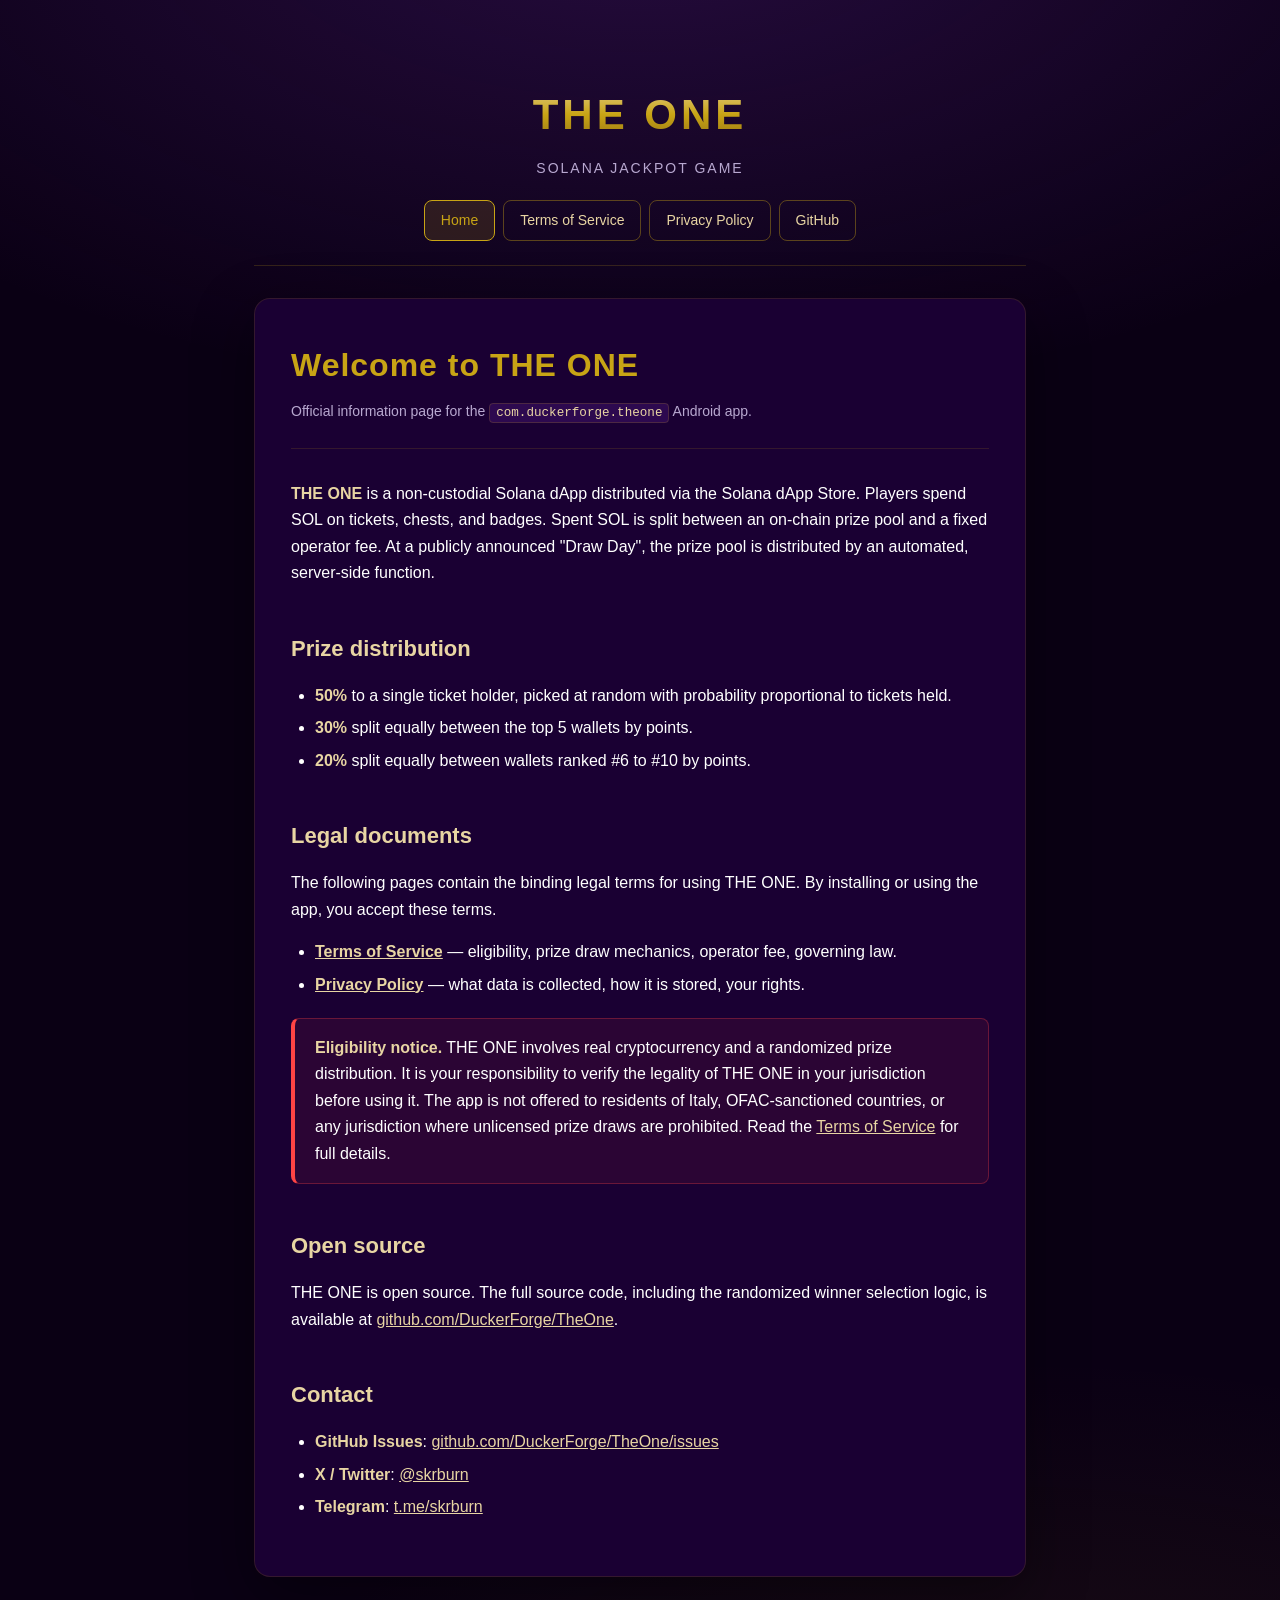
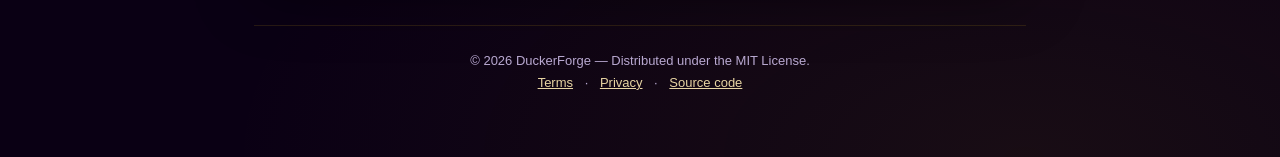
<file: docs/index.html>
<!DOCTYPE html>
<html lang="en">
<head>
  <meta charset="UTF-8">
  <meta name="viewport" content="width=device-width, initial-scale=1.0">
  <title>THE ONE — Solana Jackpot Game</title>
  <meta name="description" content="THE ONE — non-custodial Solana dApp. Tickets, chests, and a fair on-chain prize draw. Official site with Terms of Service and Privacy Policy.">
  <link rel="stylesheet" href="style.css">
</head>
<body>
  <div class="container">
    <header class="site">
      <h1 class="brand">THE ONE</h1>
      <p class="tagline">Solana Jackpot Game</p>
      <nav class="top">
        <a href="index.html" class="active">Home</a>
        <a href="terms.html">Terms of Service</a>
        <a href="privacy.html">Privacy Policy</a>
        <a href="https://github.com/DuckerForge/TheOne">GitHub</a>
      </nav>
    </header>

    <main>
      <h1>Welcome to THE ONE</h1>
      <p class="meta">Official information page for the <code>com.duckerforge.theone</code> Android app.</p>

      <p>
        <strong>THE ONE</strong> is a non-custodial Solana dApp distributed
        via the Solana dApp Store. Players spend SOL on tickets, chests,
        and badges. Spent SOL is split between an on-chain prize pool and
        a fixed operator fee. At a publicly announced "Draw Day", the prize
        pool is distributed by an automated, server-side function.
      </p>

      <h2>Prize distribution</h2>
      <ul>
        <li><strong>50%</strong> to a single ticket holder, picked at random with probability proportional to tickets held.</li>
        <li><strong>30%</strong> split equally between the top 5 wallets by points.</li>
        <li><strong>20%</strong> split equally between wallets ranked #6 to #10 by points.</li>
      </ul>

      <h2>Legal documents</h2>
      <p>The following pages contain the binding legal terms for using THE ONE. By installing or using the app, you accept these terms.</p>
      <ul>
        <li><a href="terms.html"><strong>Terms of Service</strong></a> — eligibility, prize draw mechanics, operator fee, governing law.</li>
        <li><a href="privacy.html"><strong>Privacy Policy</strong></a> — what data is collected, how it is stored, your rights.</li>
      </ul>

      <div class="callout">
        <strong>Eligibility notice.</strong> THE ONE involves real cryptocurrency and a randomized prize distribution. It is your responsibility to verify the legality of THE ONE in your jurisdiction before using it. The app is not offered to residents of Italy, OFAC-sanctioned countries, or any jurisdiction where unlicensed prize draws are prohibited. Read the <a href="terms.html">Terms of Service</a> for full details.
      </div>

      <h2>Open source</h2>
      <p>
        THE ONE is open source. The full source code, including the
        randomized winner selection logic, is available at
        <a href="https://github.com/DuckerForge/TheOne">github.com/DuckerForge/TheOne</a>.
      </p>

      <h2>Contact</h2>
      <ul>
        <li><strong>GitHub Issues</strong>: <a href="https://github.com/DuckerForge/TheOne/issues">github.com/DuckerForge/TheOne/issues</a></li>
        <li><strong>X / Twitter</strong>: <a href="https://x.com/skrburn">@skrburn</a></li>
        <li><strong>Telegram</strong>: <a href="https://t.me/skrburn">t.me/skrburn</a></li>
      </ul>
    </main>

    <footer class="site">
      &copy; 2026 DuckerForge — Distributed under the MIT License.
      <br>
      <a href="terms.html">Terms</a> ·
      <a href="privacy.html">Privacy</a> ·
      <a href="https://github.com/DuckerForge/TheOne">Source code</a>
    </footer>
  </div>
</body>
</html>
</file>
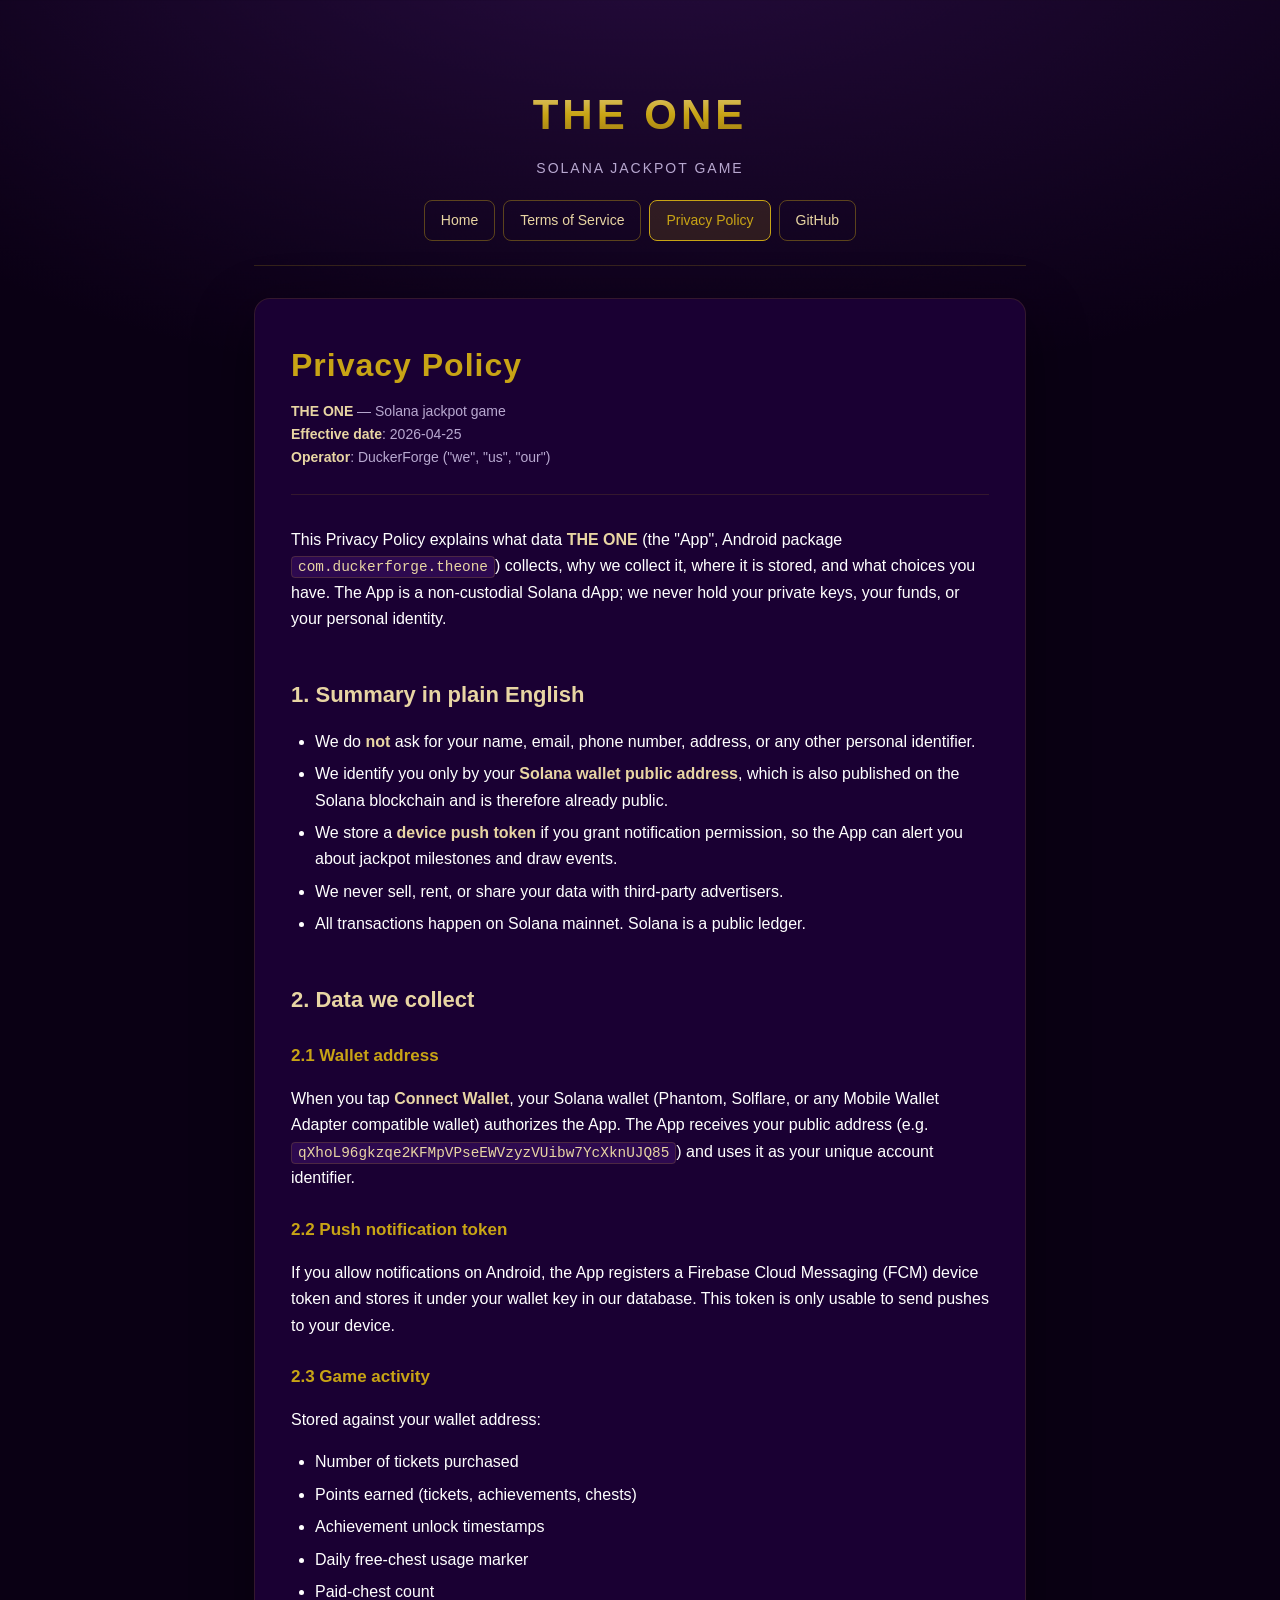
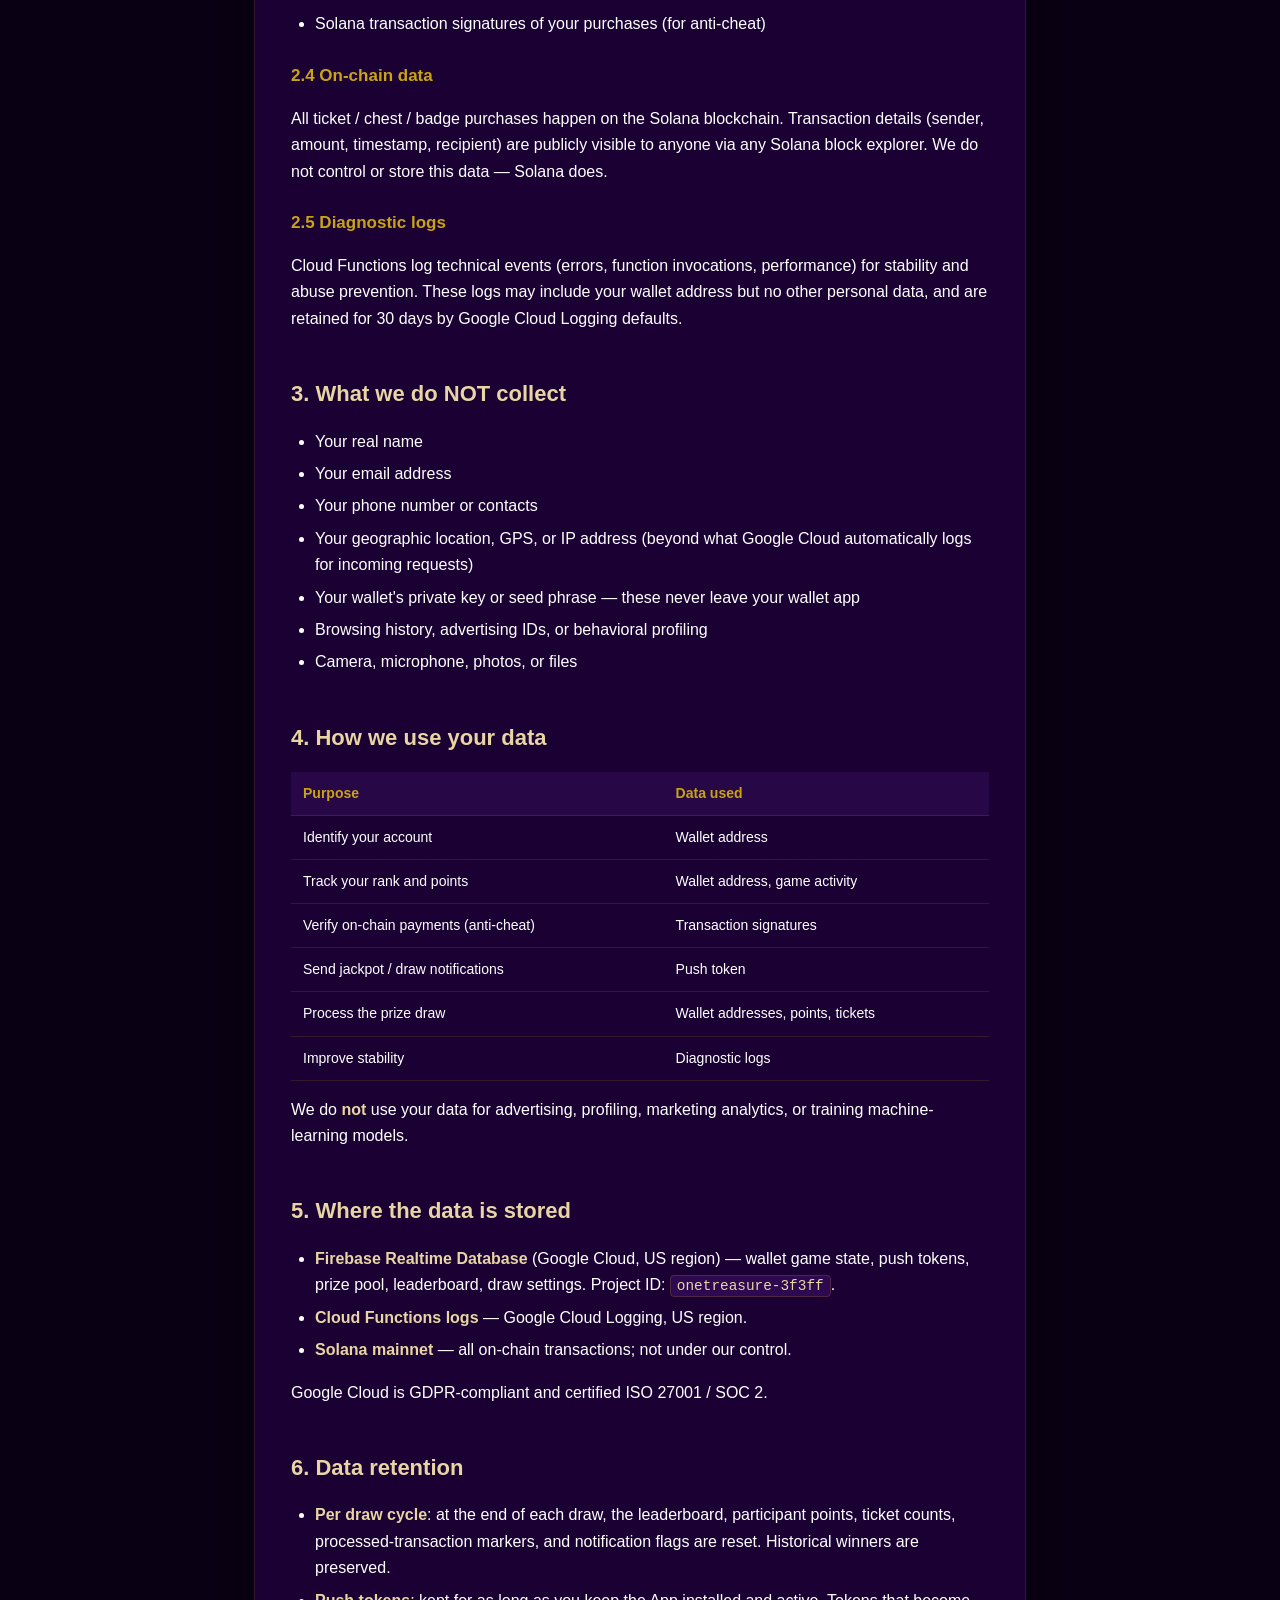
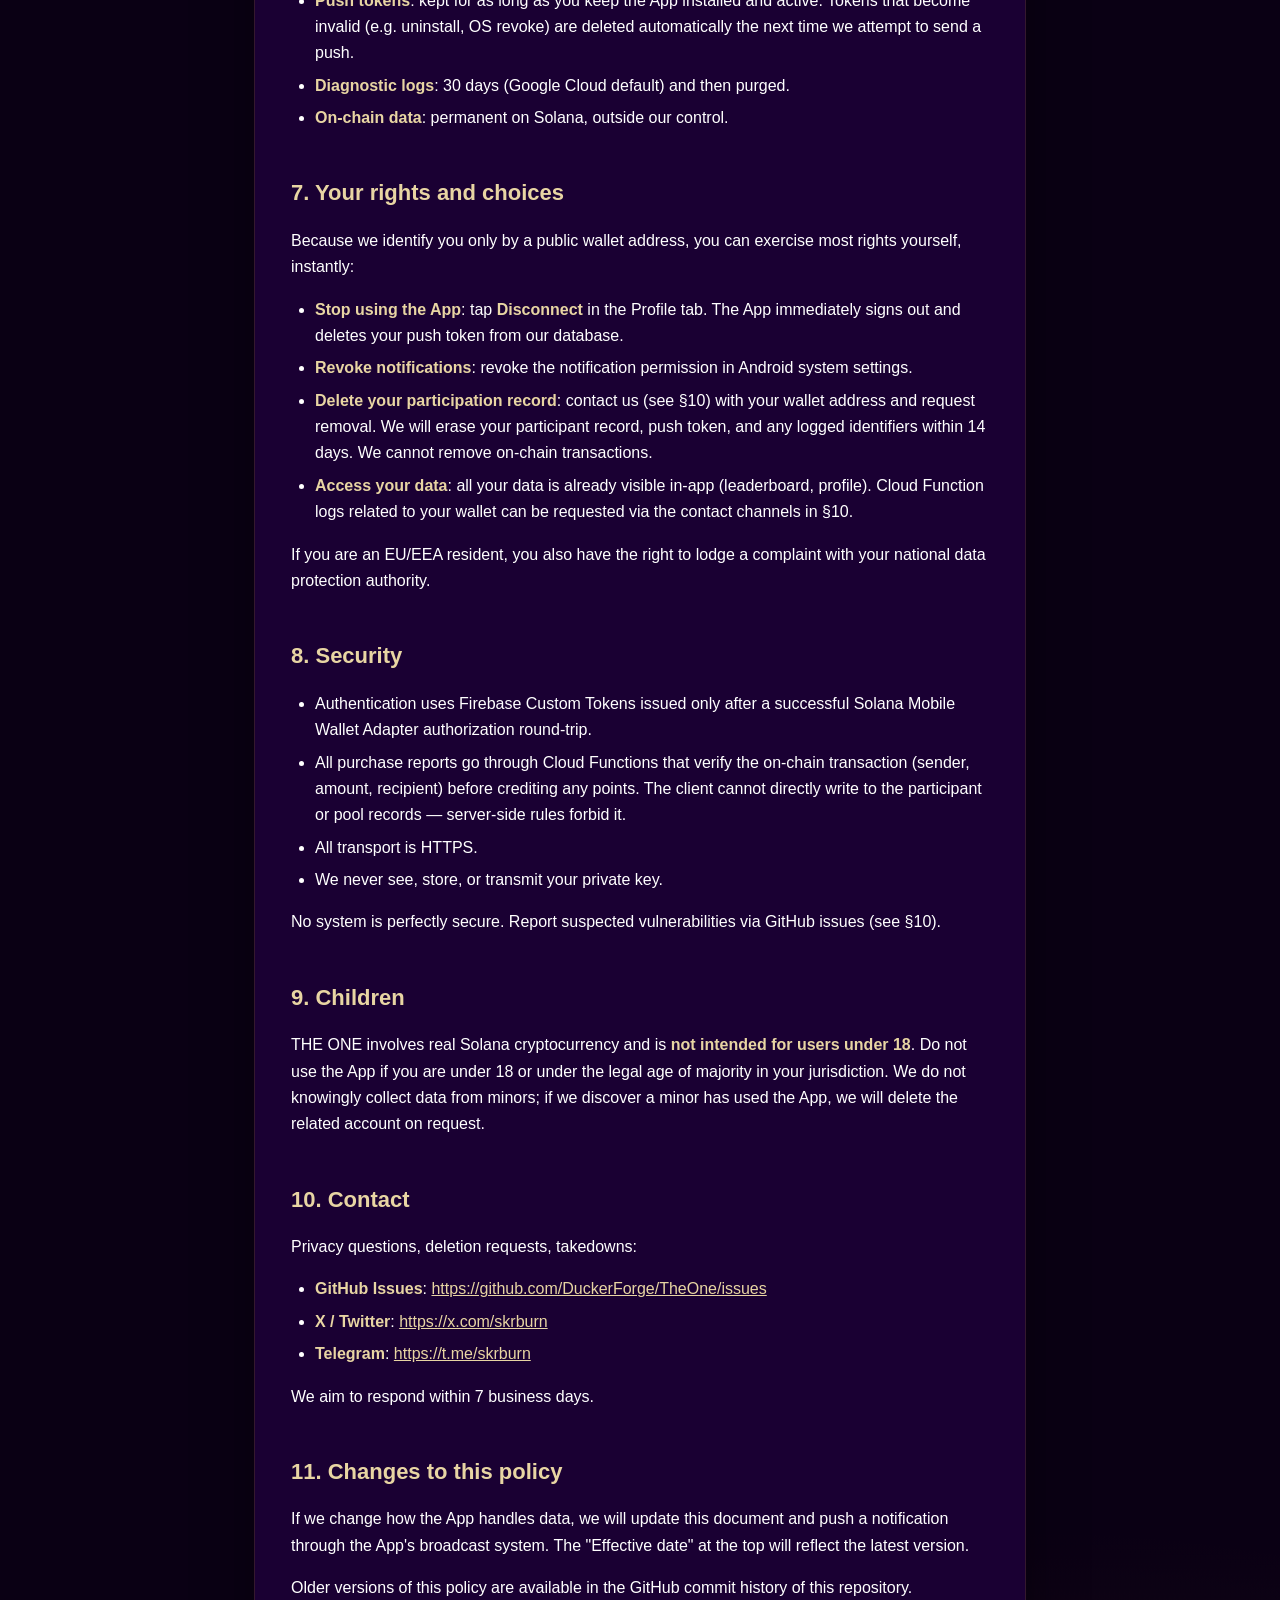
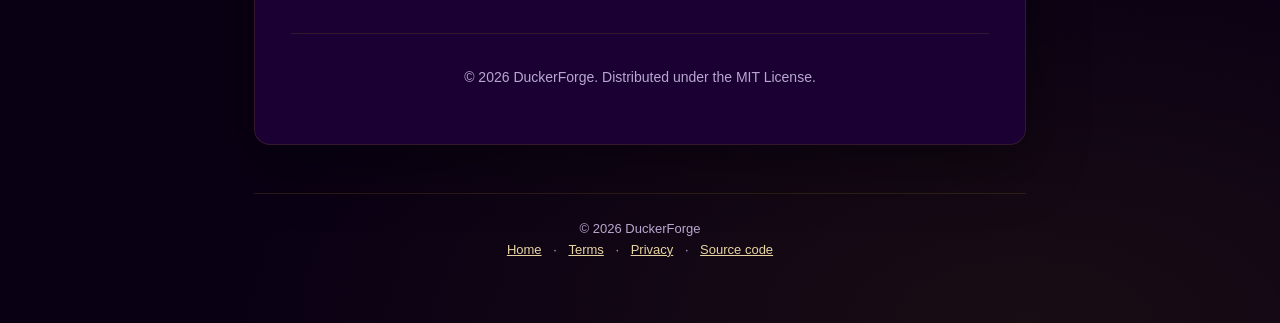
<file: docs/privacy.html>
<!DOCTYPE html>
<html lang="en">
<head>
  <meta charset="UTF-8">
  <meta name="viewport" content="width=device-width, initial-scale=1.0">
  <title>Privacy Policy — THE ONE</title>
  <meta name="description" content="Privacy Policy for THE ONE — the non-custodial Solana jackpot game by DuckerForge.">
  <link rel="stylesheet" href="style.css">
</head>
<body>
  <div class="container">
    <header class="site">
      <h1 class="brand">THE ONE</h1>
      <p class="tagline">Solana Jackpot Game</p>
      <nav class="top">
        <a href="index.html">Home</a>
        <a href="terms.html">Terms of Service</a>
        <a href="privacy.html" class="active">Privacy Policy</a>
        <a href="https://github.com/DuckerForge/TheOne">GitHub</a>
      </nav>
    </header>

    <main>
      <h1>Privacy Policy</h1>
      <p class="meta">
        <strong>THE ONE</strong> — Solana jackpot game<br>
        <strong>Effective date</strong>: 2026-04-25<br>
        <strong>Operator</strong>: DuckerForge ("we", "us", "our")
      </p>

      <p>
        This Privacy Policy explains what data <strong>THE ONE</strong> (the "App", Android
        package <code>com.duckerforge.theone</code>) collects, why we collect it, where it
        is stored, and what choices you have. The App is a non-custodial Solana
        dApp; we never hold your private keys, your funds, or your personal
        identity.
      </p>

      <h2>1. Summary in plain English</h2>
      <ul>
        <li>We do <strong>not</strong> ask for your name, email, phone number, address, or any other personal identifier.</li>
        <li>We identify you only by your <strong>Solana wallet public address</strong>, which is also published on the Solana blockchain and is therefore already public.</li>
        <li>We store a <strong>device push token</strong> if you grant notification permission, so the App can alert you about jackpot milestones and draw events.</li>
        <li>We never sell, rent, or share your data with third-party advertisers.</li>
        <li>All transactions happen on Solana mainnet. Solana is a public ledger.</li>
      </ul>

      <h2>2. Data we collect</h2>

      <h3>2.1 Wallet address</h3>
      <p>
        When you tap <strong>Connect Wallet</strong>, your Solana wallet (Phantom, Solflare,
        or any Mobile Wallet Adapter compatible wallet) authorizes the App.
        The App receives your public address (e.g.
        <code>qXhoL96gkzqe2KFMpVPseEWVzyzVUibw7YcXknUJQ85</code>) and uses it as your
        unique account identifier.
      </p>

      <h3>2.2 Push notification token</h3>
      <p>
        If you allow notifications on Android, the App registers a Firebase
        Cloud Messaging (FCM) device token and stores it under your wallet key
        in our database. This token is only usable to send pushes to your
        device.
      </p>

      <h3>2.3 Game activity</h3>
      <p>Stored against your wallet address:</p>
      <ul>
        <li>Number of tickets purchased</li>
        <li>Points earned (tickets, achievements, chests)</li>
        <li>Achievement unlock timestamps</li>
        <li>Daily free-chest usage marker</li>
        <li>Paid-chest count</li>
        <li>Solana transaction signatures of your purchases (for anti-cheat)</li>
      </ul>

      <h3>2.4 On-chain data</h3>
      <p>
        All ticket / chest / badge purchases happen on the Solana blockchain.
        Transaction details (sender, amount, timestamp, recipient) are publicly
        visible to anyone via any Solana block explorer. We do not control or
        store this data — Solana does.
      </p>

      <h3>2.5 Diagnostic logs</h3>
      <p>
        Cloud Functions log technical events (errors, function invocations,
        performance) for stability and abuse prevention. These logs may include
        your wallet address but no other personal data, and are retained for
        30 days by Google Cloud Logging defaults.
      </p>

      <h2>3. What we do NOT collect</h2>
      <ul>
        <li>Your real name</li>
        <li>Your email address</li>
        <li>Your phone number or contacts</li>
        <li>Your geographic location, GPS, or IP address (beyond what Google Cloud automatically logs for incoming requests)</li>
        <li>Your wallet's private key or seed phrase — these never leave your wallet app</li>
        <li>Browsing history, advertising IDs, or behavioral profiling</li>
        <li>Camera, microphone, photos, or files</li>
      </ul>

      <h2>4. How we use your data</h2>
      <table>
        <thead>
          <tr><th>Purpose</th><th>Data used</th></tr>
        </thead>
        <tbody>
          <tr><td>Identify your account</td><td>Wallet address</td></tr>
          <tr><td>Track your rank and points</td><td>Wallet address, game activity</td></tr>
          <tr><td>Verify on-chain payments (anti-cheat)</td><td>Transaction signatures</td></tr>
          <tr><td>Send jackpot / draw notifications</td><td>Push token</td></tr>
          <tr><td>Process the prize draw</td><td>Wallet addresses, points, tickets</td></tr>
          <tr><td>Improve stability</td><td>Diagnostic logs</td></tr>
        </tbody>
      </table>
      <p>
        We do <strong>not</strong> use your data for advertising, profiling, marketing
        analytics, or training machine-learning models.
      </p>

      <h2>5. Where the data is stored</h2>
      <ul>
        <li><strong>Firebase Realtime Database</strong> (Google Cloud, US region) — wallet game state, push tokens, prize pool, leaderboard, draw settings. Project ID: <code>onetreasure-3f3ff</code>.</li>
        <li><strong>Cloud Functions logs</strong> — Google Cloud Logging, US region.</li>
        <li><strong>Solana mainnet</strong> — all on-chain transactions; not under our control.</li>
      </ul>
      <p>Google Cloud is GDPR-compliant and certified ISO 27001 / SOC 2.</p>

      <h2>6. Data retention</h2>
      <ul>
        <li><strong>Per draw cycle</strong>: at the end of each draw, the leaderboard, participant points, ticket counts, processed-transaction markers, and notification flags are reset. Historical winners are preserved.</li>
        <li><strong>Push tokens</strong>: kept for as long as you keep the App installed and active. Tokens that become invalid (e.g. uninstall, OS revoke) are deleted automatically the next time we attempt to send a push.</li>
        <li><strong>Diagnostic logs</strong>: 30 days (Google Cloud default) and then purged.</li>
        <li><strong>On-chain data</strong>: permanent on Solana, outside our control.</li>
      </ul>

      <h2>7. Your rights and choices</h2>
      <p>Because we identify you only by a public wallet address, you can exercise most rights yourself, instantly:</p>
      <ul>
        <li><strong>Stop using the App</strong>: tap <strong>Disconnect</strong> in the Profile tab. The App immediately signs out and deletes your push token from our database.</li>
        <li><strong>Revoke notifications</strong>: revoke the notification permission in Android system settings.</li>
        <li><strong>Delete your participation record</strong>: contact us (see §10) with your wallet address and request removal. We will erase your participant record, push token, and any logged identifiers within 14 days. We cannot remove on-chain transactions.</li>
        <li><strong>Access your data</strong>: all your data is already visible in-app (leaderboard, profile). Cloud Function logs related to your wallet can be requested via the contact channels in §10.</li>
      </ul>
      <p>If you are an EU/EEA resident, you also have the right to lodge a complaint with your national data protection authority.</p>

      <h2>8. Security</h2>
      <ul>
        <li>Authentication uses Firebase Custom Tokens issued only after a successful Solana Mobile Wallet Adapter authorization round-trip.</li>
        <li>All purchase reports go through Cloud Functions that verify the on-chain transaction (sender, amount, recipient) before crediting any points. The client cannot directly write to the participant or pool records — server-side rules forbid it.</li>
        <li>All transport is HTTPS.</li>
        <li>We never see, store, or transmit your private key.</li>
      </ul>
      <p>No system is perfectly secure. Report suspected vulnerabilities via GitHub issues (see §10).</p>

      <h2>9. Children</h2>
      <p>
        THE ONE involves real Solana cryptocurrency and is <strong>not intended for
        users under 18</strong>. Do not use the App if you are under 18 or under the
        legal age of majority in your jurisdiction. We do not knowingly collect
        data from minors; if we discover a minor has used the App, we will
        delete the related account on request.
      </p>

      <h2>10. Contact</h2>
      <p>Privacy questions, deletion requests, takedowns:</p>
      <ul>
        <li><strong>GitHub Issues</strong>: <a href="https://github.com/DuckerForge/TheOne/issues">https://github.com/DuckerForge/TheOne/issues</a></li>
        <li><strong>X / Twitter</strong>: <a href="https://x.com/skrburn">https://x.com/skrburn</a></li>
        <li><strong>Telegram</strong>: <a href="https://t.me/skrburn">https://t.me/skrburn</a></li>
      </ul>
      <p>We aim to respond within 7 business days.</p>

      <h2>11. Changes to this policy</h2>
      <p>
        If we change how the App handles data, we will update this document and
        push a notification through the App's broadcast system. The "Effective
        date" at the top will reflect the latest version.
      </p>
      <p>Older versions of this policy are available in the GitHub commit history of this repository.</p>

      <hr>
      <p style="text-align:center; color: var(--text-dim); font-size: 14px;">&copy; 2026 DuckerForge. Distributed under the MIT License.</p>
    </main>

    <footer class="site">
      &copy; 2026 DuckerForge
      <br>
      <a href="index.html">Home</a> ·
      <a href="terms.html">Terms</a> ·
      <a href="privacy.html">Privacy</a> ·
      <a href="https://github.com/DuckerForge/TheOne">Source code</a>
    </footer>
  </div>
</body>
</html>
</file>
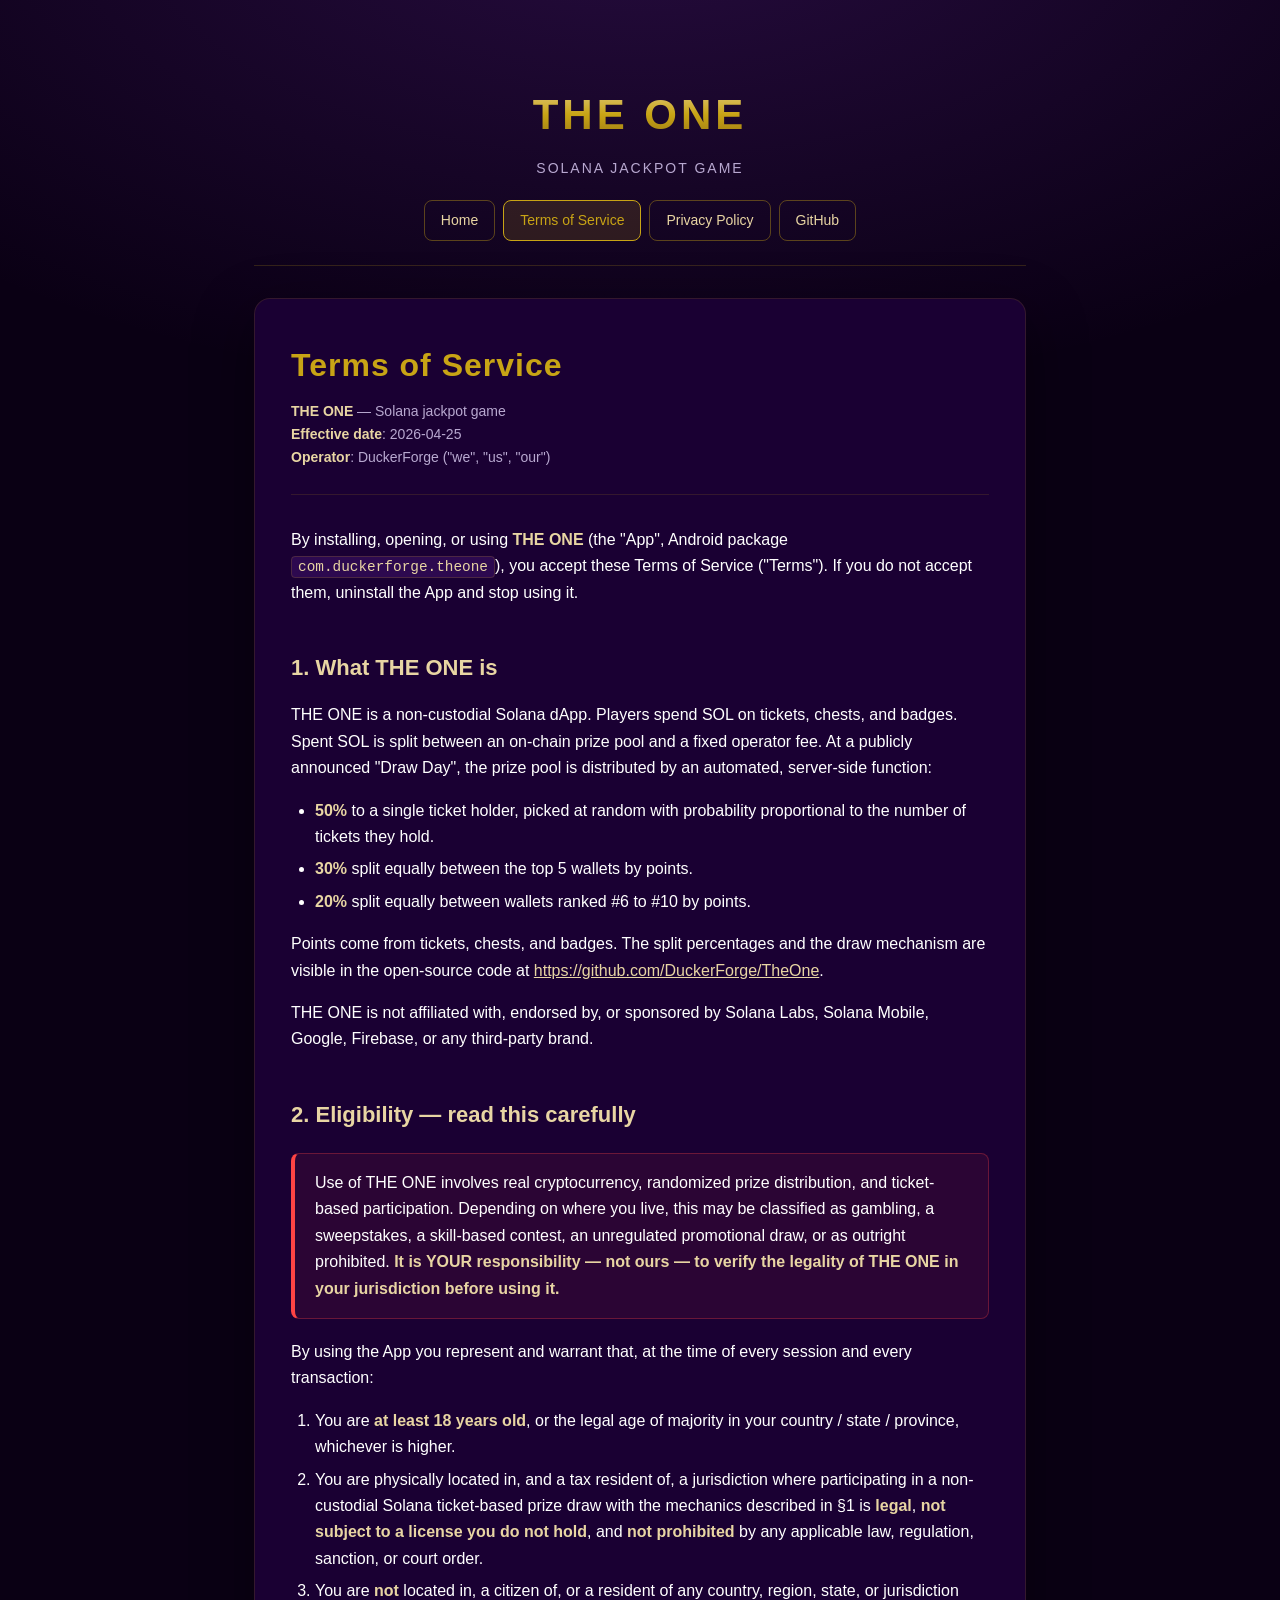
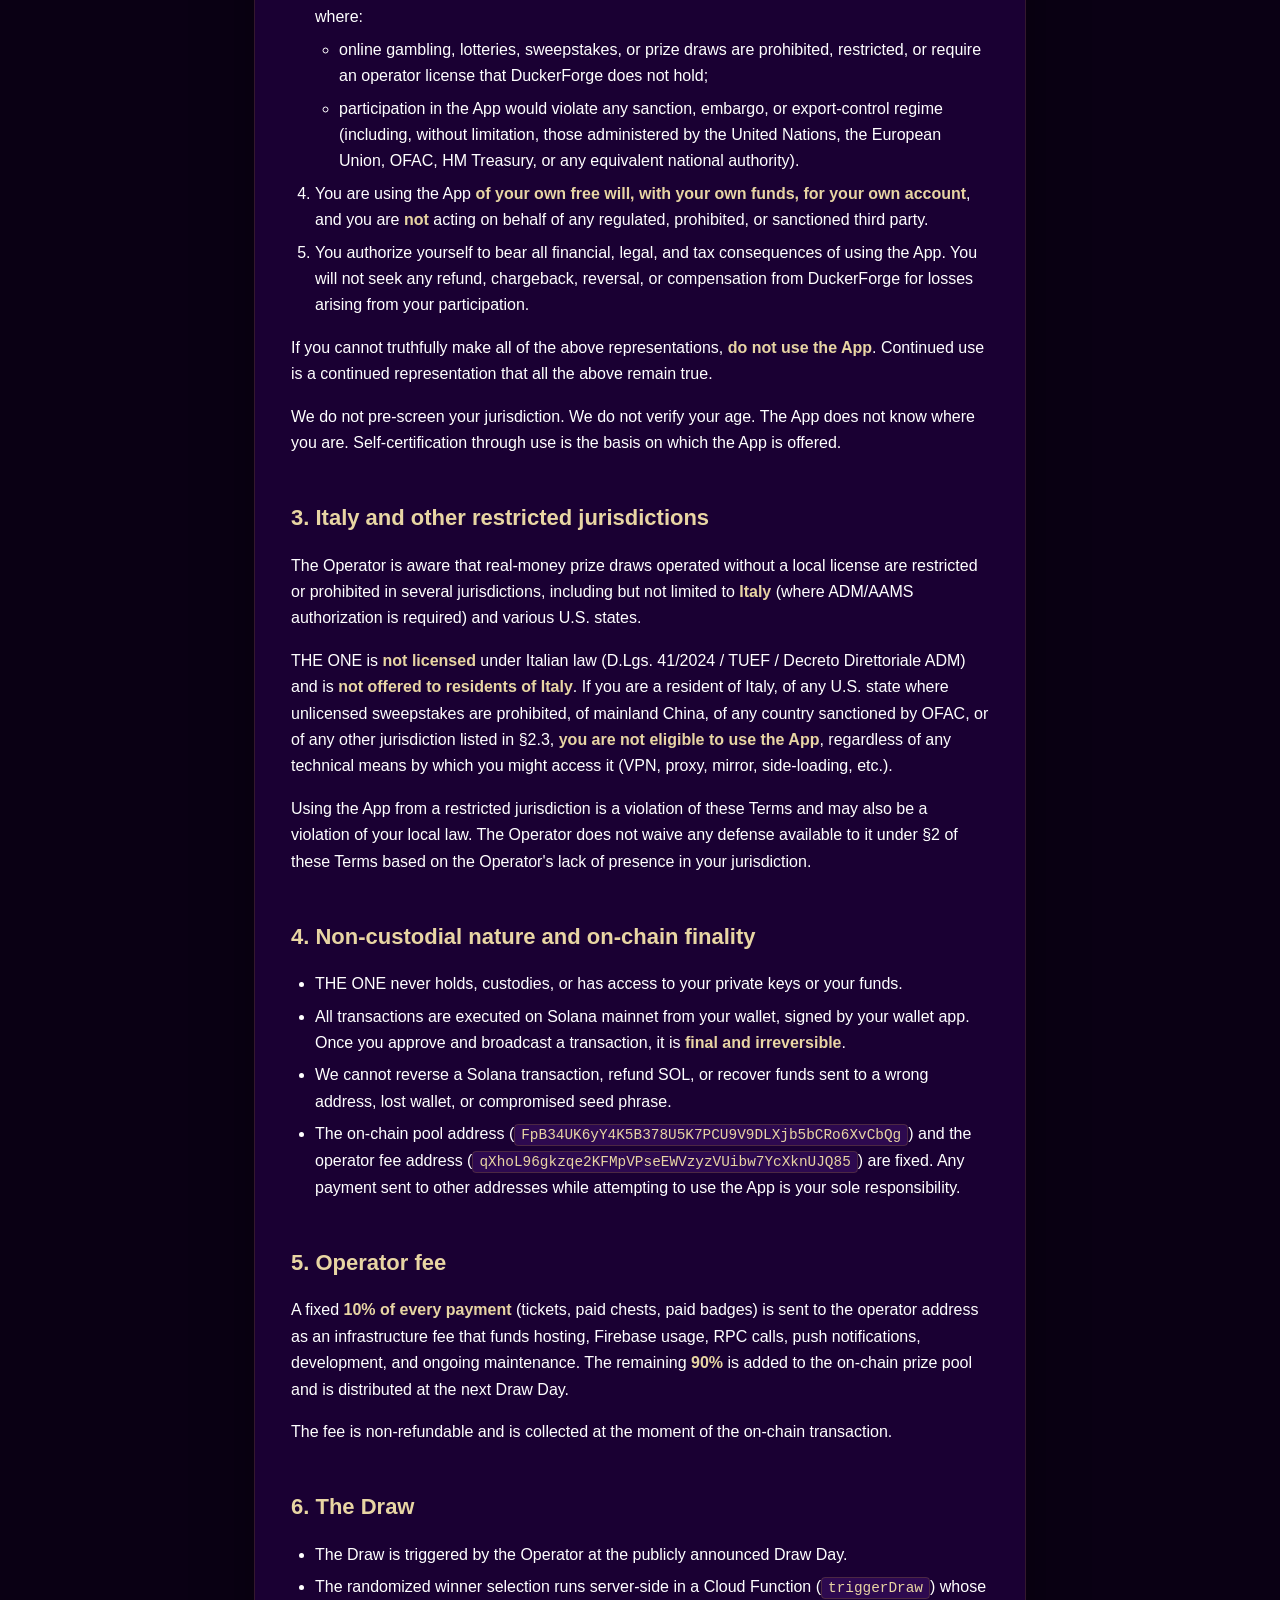
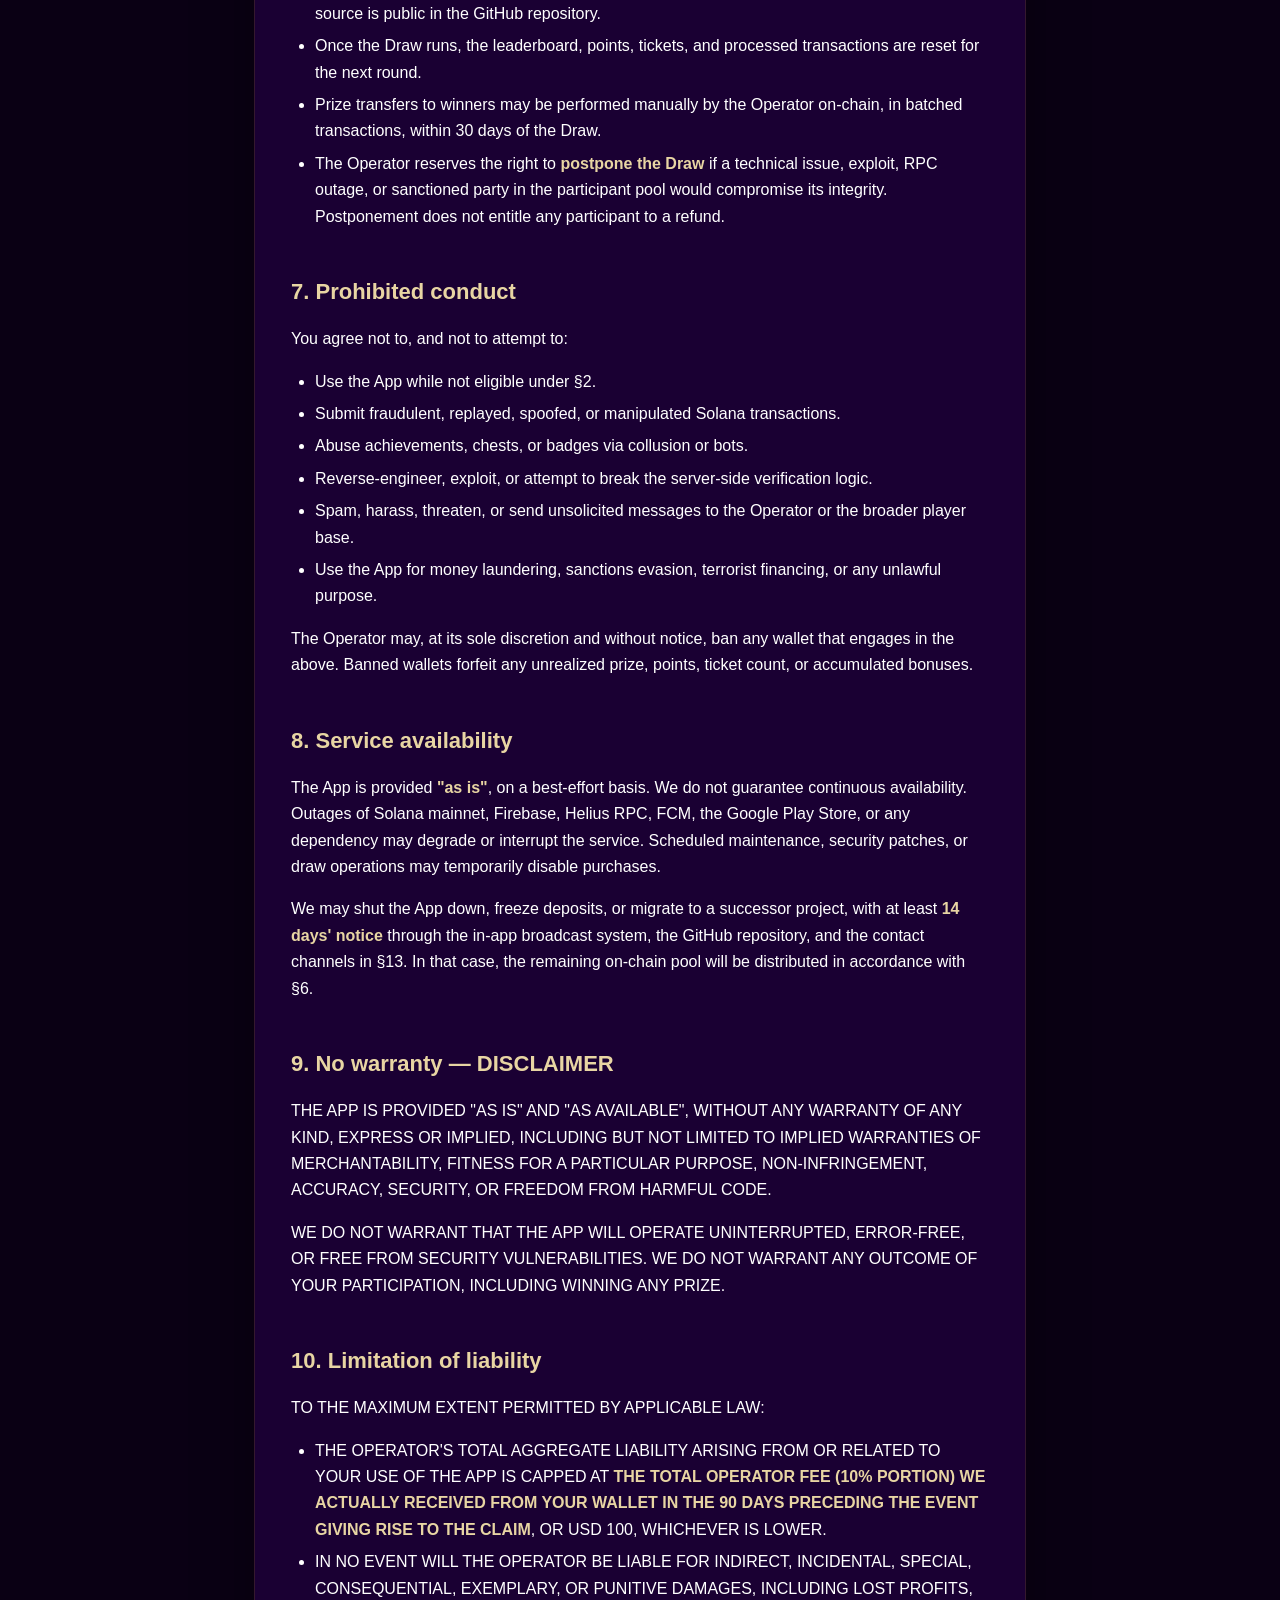
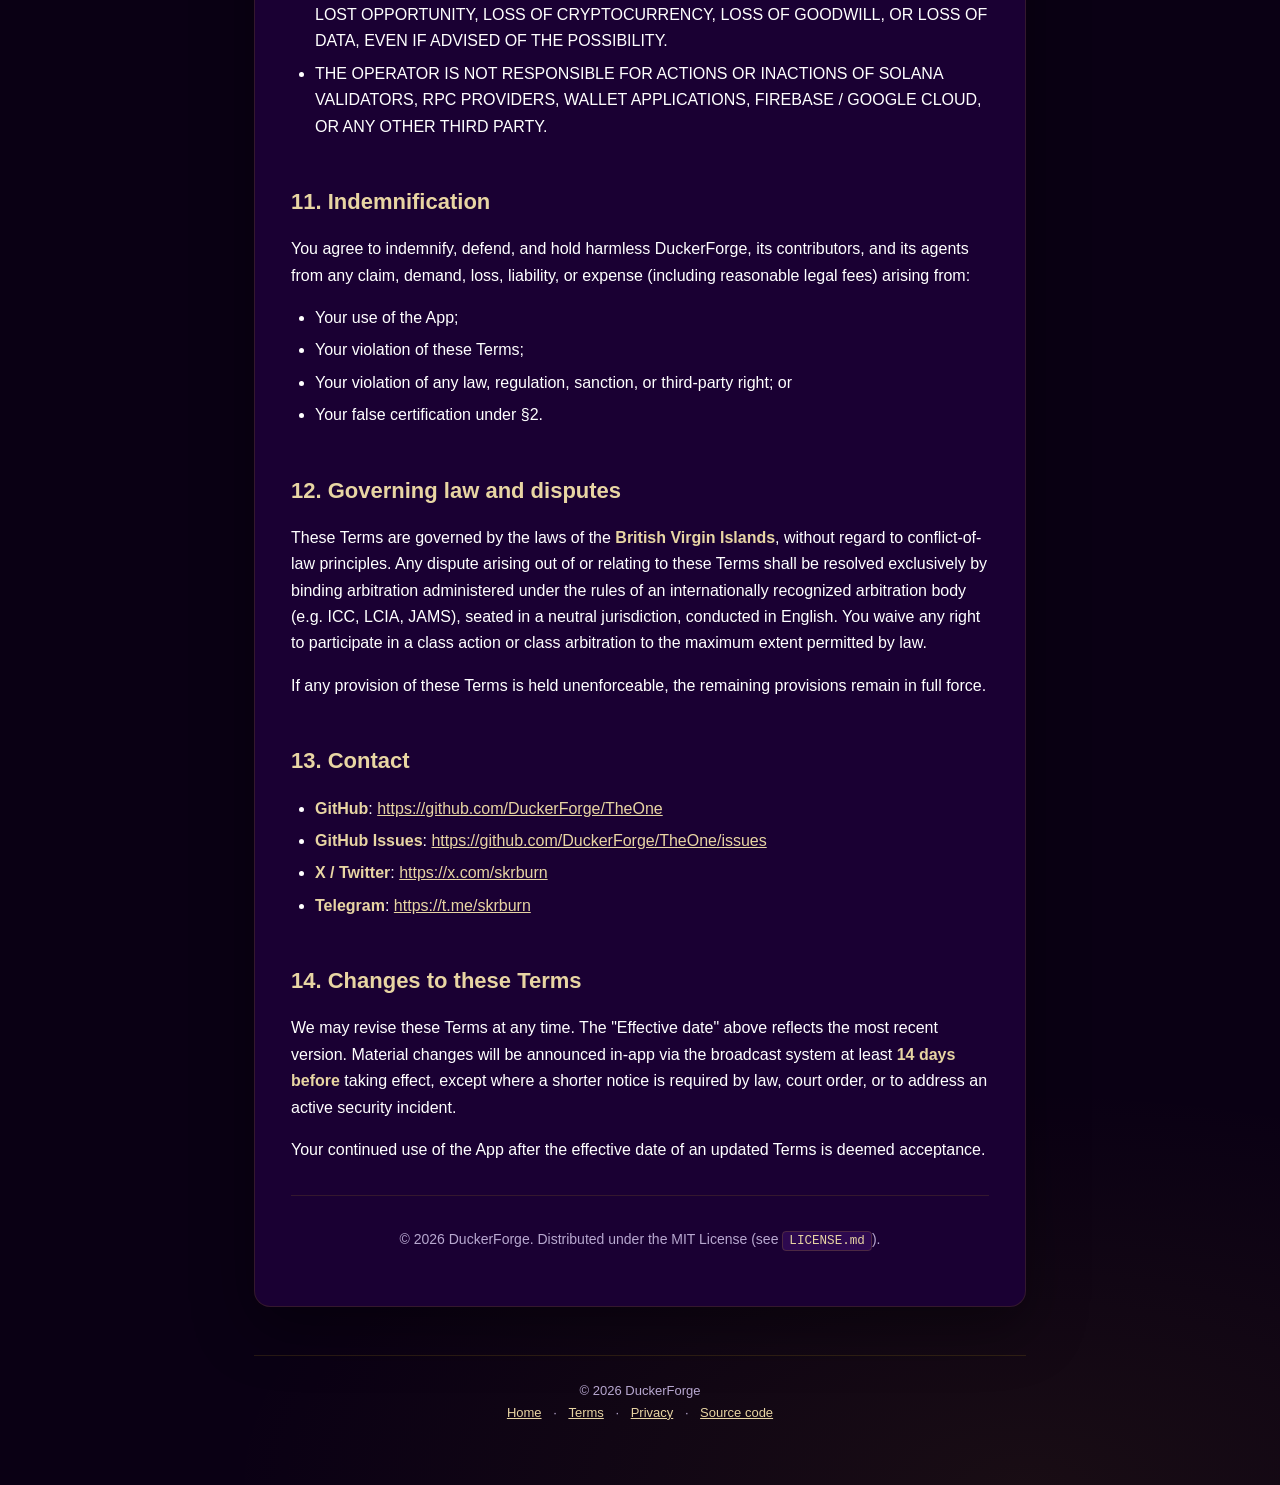
<file: docs/terms.html>
<!DOCTYPE html>
<html lang="en">
<head>
  <meta charset="UTF-8">
  <meta name="viewport" content="width=device-width, initial-scale=1.0">
  <title>Terms of Service — THE ONE</title>
  <meta name="description" content="Terms of Service for THE ONE — the non-custodial Solana jackpot game by DuckerForge.">
  <link rel="stylesheet" href="style.css">
</head>
<body>
  <div class="container">
    <header class="site">
      <h1 class="brand">THE ONE</h1>
      <p class="tagline">Solana Jackpot Game</p>
      <nav class="top">
        <a href="index.html">Home</a>
        <a href="terms.html" class="active">Terms of Service</a>
        <a href="privacy.html">Privacy Policy</a>
        <a href="https://github.com/DuckerForge/TheOne">GitHub</a>
      </nav>
    </header>

    <main>
      <h1>Terms of Service</h1>
      <p class="meta">
        <strong>THE ONE</strong> — Solana jackpot game<br>
        <strong>Effective date</strong>: 2026-04-25<br>
        <strong>Operator</strong>: DuckerForge ("we", "us", "our")
      </p>

      <p>
        By installing, opening, or using <strong>THE ONE</strong> (the "App", Android
        package <code>com.duckerforge.theone</code>), you accept these Terms of Service
        ("Terms"). If you do not accept them, uninstall the App and stop using it.
      </p>

      <h2>1. What THE ONE is</h2>
      <p>
        THE ONE is a non-custodial Solana dApp. Players spend SOL on tickets,
        chests, and badges. Spent SOL is split between an on-chain prize pool
        and a fixed operator fee. At a publicly announced "Draw Day", the prize
        pool is distributed by an automated, server-side function:
      </p>
      <ul>
        <li><strong>50%</strong> to a single ticket holder, picked at random with probability proportional to the number of tickets they hold.</li>
        <li><strong>30%</strong> split equally between the top 5 wallets by points.</li>
        <li><strong>20%</strong> split equally between wallets ranked #6 to #10 by points.</li>
      </ul>
      <p>
        Points come from tickets, chests, and badges. The split percentages and
        the draw mechanism are visible in the open-source code at
        <a href="https://github.com/DuckerForge/TheOne">https://github.com/DuckerForge/TheOne</a>.
      </p>
      <p>
        THE ONE is not affiliated with, endorsed by, or sponsored by Solana
        Labs, Solana Mobile, Google, Firebase, or any third-party brand.
      </p>

      <h2>2. Eligibility — read this carefully</h2>
      <div class="callout">
        Use of THE ONE involves real cryptocurrency, randomized prize
        distribution, and ticket-based participation. Depending on where you
        live, this may be classified as gambling, a sweepstakes, a skill-based
        contest, an unregulated promotional draw, or as outright prohibited.
        <strong>It is YOUR responsibility — not ours — to verify the legality of THE
        ONE in your jurisdiction before using it.</strong>
      </div>
      <p>By using the App you represent and warrant that, at the time of every session and every transaction:</p>
      <ol>
        <li>You are <strong>at least 18 years old</strong>, or the legal age of majority in your country / state / province, whichever is higher.</li>
        <li>You are physically located in, and a tax resident of, a jurisdiction where participating in a non-custodial Solana ticket-based prize draw with the mechanics described in §1 is <strong>legal</strong>, <strong>not subject to a license you do not hold</strong>, and <strong>not prohibited</strong> by any applicable law, regulation, sanction, or court order.</li>
        <li>
          You are <strong>not</strong> located in, a citizen of, or a resident of any country, region, state, or jurisdiction where:
          <ul>
            <li>online gambling, lotteries, sweepstakes, or prize draws are prohibited, restricted, or require an operator license that DuckerForge does not hold;</li>
            <li>participation in the App would violate any sanction, embargo, or export-control regime (including, without limitation, those administered by the United Nations, the European Union, OFAC, HM Treasury, or any equivalent national authority).</li>
          </ul>
        </li>
        <li>You are using the App <strong>of your own free will, with your own funds, for your own account</strong>, and you are <strong>not</strong> acting on behalf of any regulated, prohibited, or sanctioned third party.</li>
        <li>You authorize yourself to bear all financial, legal, and tax consequences of using the App. You will not seek any refund, chargeback, reversal, or compensation from DuckerForge for losses arising from your participation.</li>
      </ol>
      <p>
        If you cannot truthfully make all of the above representations, <strong>do
        not use the App</strong>. Continued use is a continued representation that all
        the above remain true.
      </p>
      <p>
        We do not pre-screen your jurisdiction. We do not verify your age. The
        App does not know where you are. Self-certification through use is the
        basis on which the App is offered.
      </p>

      <h2>3. Italy and other restricted jurisdictions</h2>
      <p>
        The Operator is aware that real-money prize draws operated without a
        local license are restricted or prohibited in several jurisdictions,
        including but not limited to <strong>Italy</strong> (where ADM/AAMS authorization is
        required) and various U.S. states.
      </p>
      <p>
        THE ONE is <strong>not licensed</strong> under Italian law (D.Lgs. 41/2024 / TUEF /
        Decreto Direttoriale ADM) and is <strong>not offered to residents of Italy</strong>.
        If you are a resident of Italy, of any U.S. state where unlicensed
        sweepstakes are prohibited, of mainland China, of any country sanctioned
        by OFAC, or of any other jurisdiction listed in §2.3, <strong>you are not
        eligible to use the App</strong>, regardless of any technical means by which
        you might access it (VPN, proxy, mirror, side-loading, etc.).
      </p>
      <p>
        Using the App from a restricted jurisdiction is a violation of these
        Terms and may also be a violation of your local law. The Operator does
        not waive any defense available to it under §2 of these Terms based on
        the Operator's lack of presence in your jurisdiction.
      </p>

      <h2>4. Non-custodial nature and on-chain finality</h2>
      <ul>
        <li>THE ONE never holds, custodies, or has access to your private keys or your funds.</li>
        <li>All transactions are executed on Solana mainnet from your wallet, signed by your wallet app. Once you approve and broadcast a transaction, it is <strong>final and irreversible</strong>.</li>
        <li>We cannot reverse a Solana transaction, refund SOL, or recover funds sent to a wrong address, lost wallet, or compromised seed phrase.</li>
        <li>The on-chain pool address (<code>FpB34UK6yY4K5B378U5K7PCU9V9DLXjb5bCRo6XvCbQg</code>) and the operator fee address (<code>qXhoL96gkzqe2KFMpVPseEWVzyzVUibw7YcXknUJQ85</code>) are fixed. Any payment sent to other addresses while attempting to use the App is your sole responsibility.</li>
      </ul>

      <h2>5. Operator fee</h2>
      <p>
        A fixed <strong>10% of every payment</strong> (tickets, paid chests, paid badges)
        is sent to the operator address as an infrastructure fee that funds
        hosting, Firebase usage, RPC calls, push notifications, development,
        and ongoing maintenance. The remaining <strong>90%</strong> is added to the on-chain
        prize pool and is distributed at the next Draw Day.
      </p>
      <p>The fee is non-refundable and is collected at the moment of the on-chain transaction.</p>

      <h2>6. The Draw</h2>
      <ul>
        <li>The Draw is triggered by the Operator at the publicly announced Draw Day.</li>
        <li>The randomized winner selection runs server-side in a Cloud Function (<code>triggerDraw</code>) whose source is public in the GitHub repository.</li>
        <li>Once the Draw runs, the leaderboard, points, tickets, and processed transactions are reset for the next round.</li>
        <li>Prize transfers to winners may be performed manually by the Operator on-chain, in batched transactions, within 30 days of the Draw.</li>
        <li>The Operator reserves the right to <strong>postpone the Draw</strong> if a technical issue, exploit, RPC outage, or sanctioned party in the participant pool would compromise its integrity. Postponement does not entitle any participant to a refund.</li>
      </ul>

      <h2>7. Prohibited conduct</h2>
      <p>You agree not to, and not to attempt to:</p>
      <ul>
        <li>Use the App while not eligible under §2.</li>
        <li>Submit fraudulent, replayed, spoofed, or manipulated Solana transactions.</li>
        <li>Abuse achievements, chests, or badges via collusion or bots.</li>
        <li>Reverse-engineer, exploit, or attempt to break the server-side verification logic.</li>
        <li>Spam, harass, threaten, or send unsolicited messages to the Operator or the broader player base.</li>
        <li>Use the App for money laundering, sanctions evasion, terrorist financing, or any unlawful purpose.</li>
      </ul>
      <p>
        The Operator may, at its sole discretion and without notice, ban any
        wallet that engages in the above. Banned wallets forfeit any unrealized
        prize, points, ticket count, or accumulated bonuses.
      </p>

      <h2>8. Service availability</h2>
      <p>
        The App is provided <strong>"as is"</strong>, on a best-effort basis. We do not
        guarantee continuous availability. Outages of Solana mainnet, Firebase,
        Helius RPC, FCM, the Google Play Store, or any dependency may degrade
        or interrupt the service. Scheduled maintenance, security patches, or
        draw operations may temporarily disable purchases.
      </p>
      <p>
        We may shut the App down, freeze deposits, or migrate to a successor
        project, with at least <strong>14 days' notice</strong> through the in-app broadcast
        system, the GitHub repository, and the contact channels in §13. In
        that case, the remaining on-chain pool will be distributed in
        accordance with §6.
      </p>

      <h2>9. No warranty — DISCLAIMER</h2>
      <p>
        THE APP IS PROVIDED "AS IS" AND "AS AVAILABLE", WITHOUT ANY WARRANTY OF
        ANY KIND, EXPRESS OR IMPLIED, INCLUDING BUT NOT LIMITED TO IMPLIED
        WARRANTIES OF MERCHANTABILITY, FITNESS FOR A PARTICULAR PURPOSE,
        NON-INFRINGEMENT, ACCURACY, SECURITY, OR FREEDOM FROM HARMFUL CODE.
      </p>
      <p>
        WE DO NOT WARRANT THAT THE APP WILL OPERATE UNINTERRUPTED, ERROR-FREE,
        OR FREE FROM SECURITY VULNERABILITIES. WE DO NOT WARRANT ANY OUTCOME
        OF YOUR PARTICIPATION, INCLUDING WINNING ANY PRIZE.
      </p>

      <h2>10. Limitation of liability</h2>
      <p>TO THE MAXIMUM EXTENT PERMITTED BY APPLICABLE LAW:</p>
      <ul>
        <li>THE OPERATOR'S TOTAL AGGREGATE LIABILITY ARISING FROM OR RELATED TO YOUR USE OF THE APP IS CAPPED AT <strong>THE TOTAL OPERATOR FEE (10% PORTION) WE ACTUALLY RECEIVED FROM YOUR WALLET IN THE 90 DAYS PRECEDING THE EVENT GIVING RISE TO THE CLAIM</strong>, OR USD 100, WHICHEVER IS LOWER.</li>
        <li>IN NO EVENT WILL THE OPERATOR BE LIABLE FOR INDIRECT, INCIDENTAL, SPECIAL, CONSEQUENTIAL, EXEMPLARY, OR PUNITIVE DAMAGES, INCLUDING LOST PROFITS, LOST OPPORTUNITY, LOSS OF CRYPTOCURRENCY, LOSS OF GOODWILL, OR LOSS OF DATA, EVEN IF ADVISED OF THE POSSIBILITY.</li>
        <li>THE OPERATOR IS NOT RESPONSIBLE FOR ACTIONS OR INACTIONS OF SOLANA VALIDATORS, RPC PROVIDERS, WALLET APPLICATIONS, FIREBASE / GOOGLE CLOUD, OR ANY OTHER THIRD PARTY.</li>
      </ul>

      <h2>11. Indemnification</h2>
      <p>You agree to indemnify, defend, and hold harmless DuckerForge, its contributors, and its agents from any claim, demand, loss, liability, or expense (including reasonable legal fees) arising from:</p>
      <ul>
        <li>Your use of the App;</li>
        <li>Your violation of these Terms;</li>
        <li>Your violation of any law, regulation, sanction, or third-party right; or</li>
        <li>Your false certification under §2.</li>
      </ul>

      <h2>12. Governing law and disputes</h2>
      <p>
        These Terms are governed by the laws of the <strong>British Virgin Islands</strong>,
        without regard to conflict-of-law principles. Any dispute arising out
        of or relating to these Terms shall be resolved exclusively by binding
        arbitration administered under the rules of an internationally
        recognized arbitration body (e.g. ICC, LCIA, JAMS), seated in a neutral
        jurisdiction, conducted in English. You waive any right to participate
        in a class action or class arbitration to the maximum extent permitted
        by law.
      </p>
      <p>If any provision of these Terms is held unenforceable, the remaining provisions remain in full force.</p>

      <h2>13. Contact</h2>
      <ul>
        <li><strong>GitHub</strong>: <a href="https://github.com/DuckerForge/TheOne">https://github.com/DuckerForge/TheOne</a></li>
        <li><strong>GitHub Issues</strong>: <a href="https://github.com/DuckerForge/TheOne/issues">https://github.com/DuckerForge/TheOne/issues</a></li>
        <li><strong>X / Twitter</strong>: <a href="https://x.com/skrburn">https://x.com/skrburn</a></li>
        <li><strong>Telegram</strong>: <a href="https://t.me/skrburn">https://t.me/skrburn</a></li>
      </ul>

      <h2>14. Changes to these Terms</h2>
      <p>
        We may revise these Terms at any time. The "Effective date" above
        reflects the most recent version. Material changes will be announced
        in-app via the broadcast system at least <strong>14 days before</strong> taking
        effect, except where a shorter notice is required by law, court order,
        or to address an active security incident.
      </p>
      <p>Your continued use of the App after the effective date of an updated Terms is deemed acceptance.</p>

      <hr>
      <p style="text-align:center; color: var(--text-dim); font-size: 14px;">&copy; 2026 DuckerForge. Distributed under the MIT License (see <code>LICENSE.md</code>).</p>
    </main>

    <footer class="site">
      &copy; 2026 DuckerForge
      <br>
      <a href="index.html">Home</a> ·
      <a href="terms.html">Terms</a> ·
      <a href="privacy.html">Privacy</a> ·
      <a href="https://github.com/DuckerForge/TheOne">Source code</a>
    </footer>
  </div>
</body>
</html>
</file>
<file: docs/style.css>
:root {
  --bg: #0A0014;
  --surface: #130025;
  --card: #1A0033;
  --gold: #C8A415;
  --gold-dark: #8B6914;
  --gold-light: #E8D5A3;
  --purple: #7B2FBE;
  --text: #FFFFFF;
  --text-dim: #B8A8D0;
}

* { box-sizing: border-box; }

html, body {
  margin: 0;
  padding: 0;
  background: var(--bg);
  color: var(--text);
  font-family: -apple-system, BlinkMacSystemFont, "Segoe UI", Roboto, Helvetica, Arial, sans-serif;
  font-size: 16px;
  line-height: 1.65;
}

body {
  background:
    radial-gradient(1000px 500px at 50% -100px, rgba(123, 47, 190, 0.25), transparent),
    radial-gradient(800px 400px at 80% 100%, rgba(200, 164, 21, 0.08), transparent),
    var(--bg);
  min-height: 100vh;
}

.container {
  max-width: 820px;
  margin: 0 auto;
  padding: 32px 24px 64px;
}

header.site {
  text-align: center;
  padding: 48px 16px 24px;
  border-bottom: 1px solid rgba(200, 164, 21, 0.2);
  margin-bottom: 32px;
}

header.site .brand {
  font-size: 42px;
  font-weight: 800;
  letter-spacing: 4px;
  background: linear-gradient(180deg, var(--gold-light) 0%, var(--gold) 50%, var(--gold-dark) 100%);
  -webkit-background-clip: text;
  background-clip: text;
  color: transparent;
  margin: 0;
}

header.site .tagline {
  color: var(--text-dim);
  margin: 8px 0 0;
  font-size: 14px;
  letter-spacing: 2px;
  text-transform: uppercase;
}

nav.top {
  display: flex;
  justify-content: center;
  gap: 8px;
  flex-wrap: wrap;
  margin-top: 20px;
}

nav.top a {
  color: var(--gold-light);
  text-decoration: none;
  padding: 8px 16px;
  border: 1px solid rgba(200, 164, 21, 0.4);
  border-radius: 8px;
  font-size: 14px;
  transition: all 0.2s;
}

nav.top a:hover {
  background: rgba(200, 164, 21, 0.1);
  border-color: var(--gold);
}

nav.top a.active {
  background: rgba(200, 164, 21, 0.15);
  border-color: var(--gold);
  color: var(--gold);
}

main {
  background: var(--card);
  border: 1px solid rgba(200, 164, 21, 0.15);
  border-radius: 16px;
  padding: 40px 36px;
  box-shadow: 0 20px 60px rgba(0, 0, 0, 0.4);
}

h1 {
  color: var(--gold);
  font-size: 32px;
  margin: 0 0 8px;
  letter-spacing: 1px;
}

h1 + p.meta {
  color: var(--text-dim);
  font-size: 14px;
  margin: 0 0 32px;
  padding-bottom: 24px;
  border-bottom: 1px solid rgba(200, 164, 21, 0.15);
}

h2 {
  color: var(--gold-light);
  font-size: 22px;
  margin: 36px 0 12px;
  padding-top: 8px;
}

h3 {
  color: var(--gold);
  font-size: 17px;
  margin: 24px 0 8px;
}

p, li { color: var(--text); }

a { color: var(--gold-light); }
a:hover { color: var(--gold); }

strong { color: var(--gold-light); }

code {
  background: rgba(123, 47, 190, 0.2);
  border: 1px solid rgba(200, 164, 21, 0.2);
  padding: 2px 6px;
  border-radius: 4px;
  font-family: "JetBrains Mono", Menlo, Consolas, monospace;
  font-size: 0.9em;
  color: var(--gold-light);
  white-space: nowrap;
  word-break: keep-all;
  overflow-wrap: normal;
}

ul, ol { padding-left: 24px; }
li { margin: 6px 0; }

hr {
  border: none;
  border-top: 1px solid rgba(200, 164, 21, 0.15);
  margin: 32px 0;
}

table {
  width: 100%;
  border-collapse: collapse;
  margin: 16px 0;
  font-size: 14px;
}

th, td {
  text-align: left;
  padding: 10px 12px;
  border-bottom: 1px solid rgba(200, 164, 21, 0.15);
}

th {
  color: var(--gold);
  background: rgba(123, 47, 190, 0.15);
  font-weight: 600;
}

.callout {
  background: rgba(255, 68, 68, 0.08);
  border: 1px solid rgba(255, 68, 68, 0.3);
  border-left: 4px solid #FF4444;
  padding: 16px 20px;
  border-radius: 8px;
  margin: 20px 0;
}

footer.site {
  text-align: center;
  margin-top: 48px;
  padding-top: 24px;
  border-top: 1px solid rgba(200, 164, 21, 0.15);
  color: var(--text-dim);
  font-size: 13px;
}

footer.site a {
  margin: 0 8px;
}

@media (max-width: 600px) {
  header.site .brand { font-size: 32px; }
  main { padding: 24px 18px; border-radius: 12px; }
  h1 { font-size: 26px; }
  h2 { font-size: 19px; }
}
</file>
